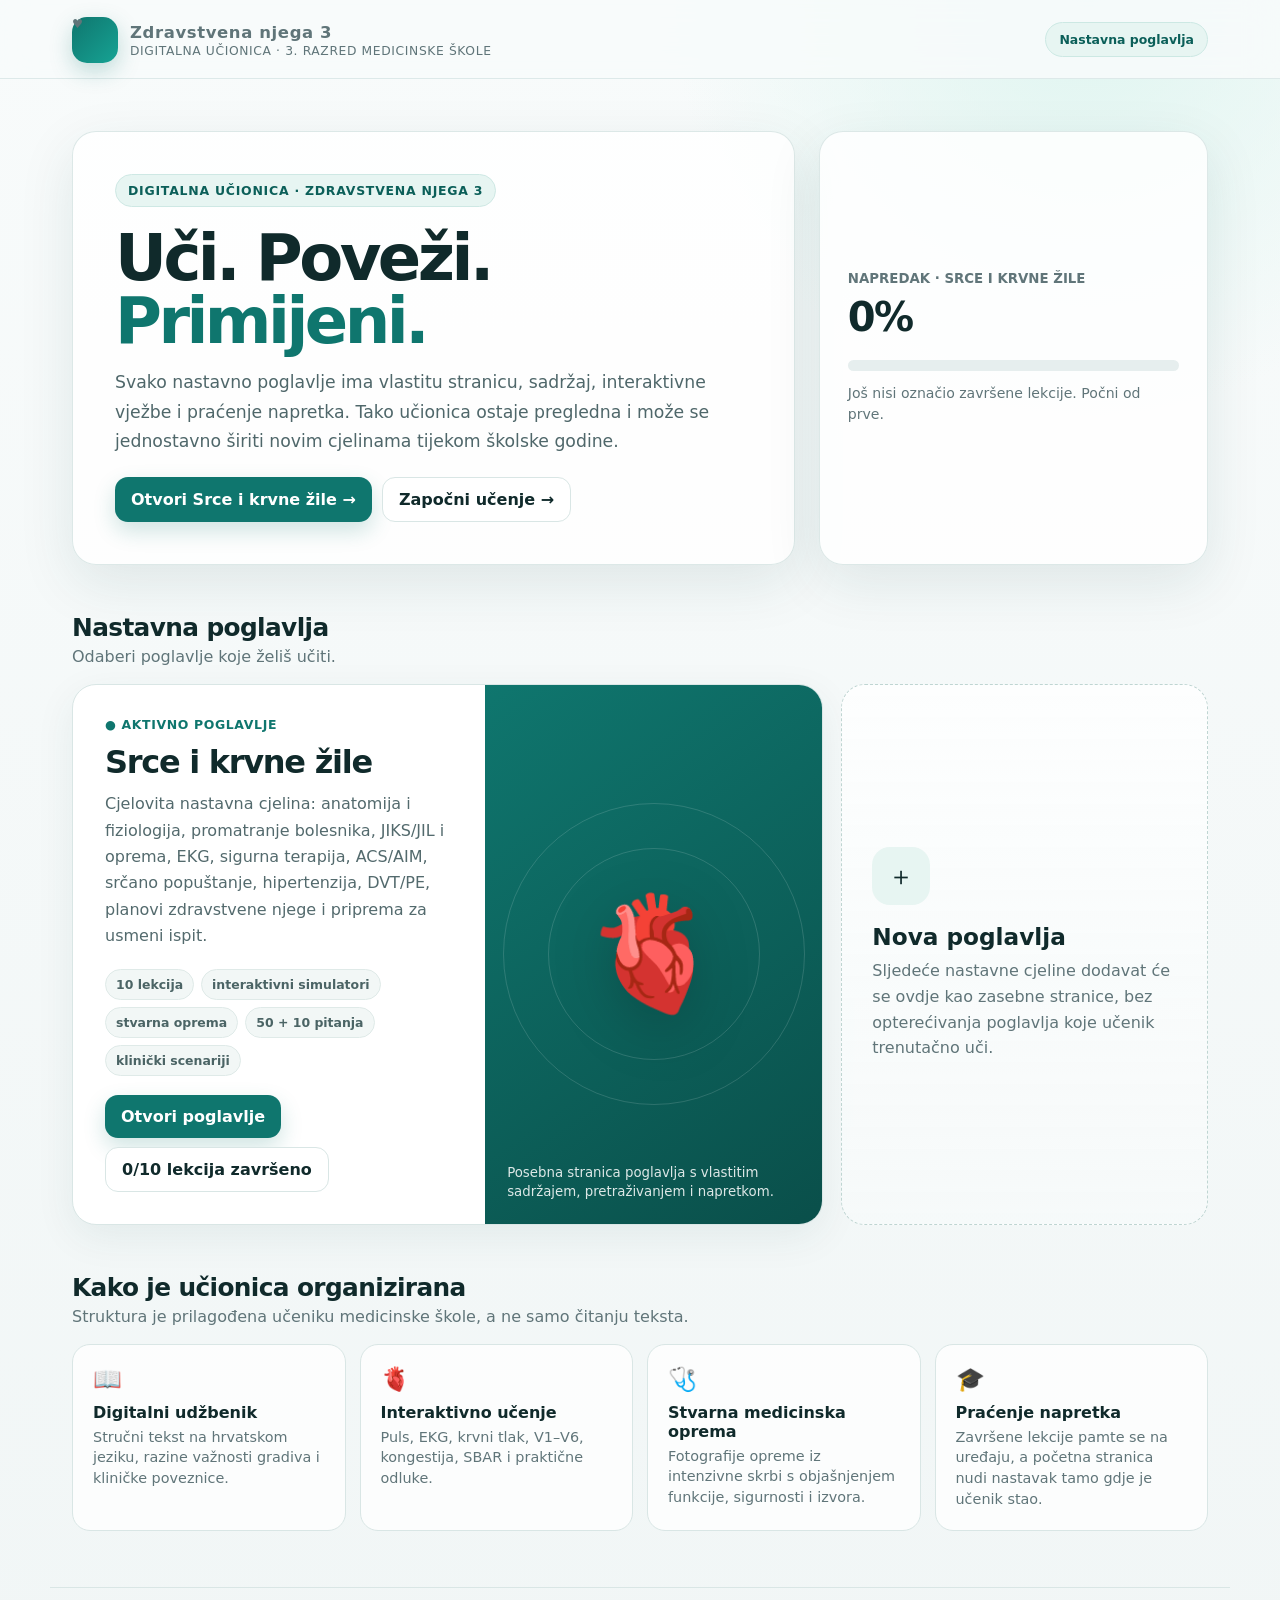
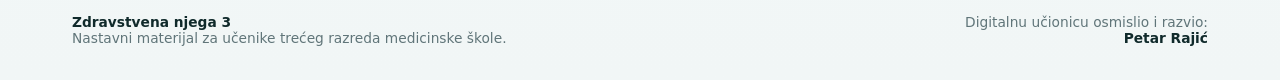
<file: index.html>
<!doctype html>
<html lang="hr">
<head>
<meta charset="utf-8">
<meta name="viewport" content="width=device-width,initial-scale=1">
<meta name="theme-color" content="#0f766e">
<meta name="description" content="Zdravstvena njega 3 – moderna digitalna učionica za učenike trećeg razreda medicinske škole. Svako nastavno poglavlje otvara se na zasebnoj stranici.">
<title>Zdravstvena njega 3 · Digitalna učionica</title>
<link rel="icon" href="assets/zn3-icon.svg" type="image/svg+xml">
<link rel="manifest" href="manifest.webmanifest">
<link rel="stylesheet" href="portal.css">
</head>
<body>
<header class="portal-top">
<div class="portal-top-inner">
<a class="portal-brand" href="index.html" aria-label="Zdravstvena njega 3 – početna">
<span class="portal-mark">♥</span>
<span><strong>Zdravstvena njega 3</strong><span>DIGITALNA UČIONICA · 3. RAZRED MEDICINSKE ŠKOLE</span></span>
</a>
<div class="portal-chip">Nastavna poglavlja</div>
</div>
</header>
<main class="portal">
<section class="portal-hero">
<div class="hero-copy">
<div class="eyebrow">DIGITALNA UČIONICA · ZDRAVSTVENA NJEGA 3</div>
<h1>Uči. Poveži.<br><span>Primijeni.</span></h1>
<p>Svako nastavno poglavlje ima vlastitu stranicu, sadržaj, interaktivne vježbe i praćenje napretka. Tako učionica ostaje pregledna i može se jednostavno širiti novim cjelinama tijekom školske godine.</p>
<div class="portal-actions">
<a class="pbtn primary" href="srce-i-krvne-zile.html">Otvori Srce i krvne žile →</a>
<a class="pbtn secondary" id="resumeCourse" href="srce-i-krvne-zile.html?lekcija=1">Započni učenje →</a>
</div>
</div>
<aside class="hero-progress" aria-label="Napredak u aktivnom poglavlju">
<small>NAPREDAK · SRCE I KRVNE ŽILE</small>
<strong id="courseProgressCount">0%</strong>
<div class="progress-track"><div class="progress-fill" id="courseProgress"></div></div>
<div class="progress-note" id="courseProgressNote">Učitavanje napretka…</div>
</aside>
</section>

<div class="section-head">
<div><h2>Nastavna poglavlja</h2><p>Odaberi poglavlje koje želiš učiti.</p></div>
</div>
<section class="chapter-grid">
<article class="chapter-card">
<div class="chapter-copy">
<div class="chapter-kicker">● AKTIVNO POGLAVLJE</div>
<h3>Srce i krvne žile</h3>
<p>Cjelovita nastavna cjelina: anatomija i fiziologija, promatranje bolesnika, JIKS/JIL i oprema, EKG, sigurna terapija, ACS/AIM, srčano popuštanje, hipertenzija, DVT/PE, planovi zdravstvene njege i priprema za usmeni ispit.</p>
<div class="chapter-tags"><span>10 lekcija</span><span>interaktivni simulatori</span><span>stvarna oprema</span><span>50 + 10 pitanja</span><span>klinički scenariji</span></div>
<div class="chapter-actions"><a class="pbtn primary" href="srce-i-krvne-zile.html">Otvori poglavlje</a><a class="pbtn secondary" id="chapterResume" href="srce-i-krvne-zile.html?lekcija=1"><span id="chapterProgressText">0/10 lekcija završeno</span></a></div>
</div>
<div class="chapter-art" aria-hidden="true"><div class="heart-glyph">🫀</div><small>Posebna stranica poglavlja s vlastitim sadržajem, pretraživanjem i napretkom.</small></div>
</article>
<aside class="future-card">
<div class="future-icon">＋</div>
<h3>Nova poglavlja</h3>
<p>Sljedeće nastavne cjeline dodavat će se ovdje kao zasebne stranice, bez opterećivanja poglavlja koje učenik trenutačno uči.</p>
</aside>
</section>

<div class="section-head">
<div><h2>Kako je učionica organizirana</h2><p>Struktura je prilagođena učeniku medicinske škole, a ne samo čitanju teksta.</p></div>
</div>
<section class="feature-grid">
<div class="feature"><div class="feature-icon2">📖</div><b>Digitalni udžbenik</b><span>Stručni tekst na hrvatskom jeziku, razine važnosti gradiva i kliničke poveznice.</span></div>
<div class="feature"><div class="feature-icon2">🫀</div><b>Interaktivno učenje</b><span>Puls, EKG, krvni tlak, V1–V6, kongestija, SBAR i praktične odluke.</span></div>
<div class="feature"><div class="feature-icon2">🩺</div><b>Stvarna medicinska oprema</b><span>Fotografije opreme iz intenzivne skrbi s objašnjenjem funkcije, sigurnosti i izvora.</span></div>
<div class="feature"><div class="feature-icon2">🎓</div><b>Praćenje napretka</b><span>Završene lekcije pamte se na uređaju, a početna stranica nudi nastavak tamo gdje je učenik stao.</span></div>
</section>
<noscript><div class="noscript">Za interaktivno praćenje napretka potrebno je omogućiti JavaScript. Poglavlja i sadržaj i dalje se mogu otvoriti.</div></noscript>
</main>
<footer class="portal-footer"><div><strong>Zdravstvena njega 3</strong><br>Nastavni materijal za učenike trećeg razreda medicinske škole.</div><div class="signature">Digitalnu učionicu osmislio i razvio:<br><strong>Petar Rajić</strong></div></footer>
<script src="portal.js"></script>
</body>
</html>
</file>
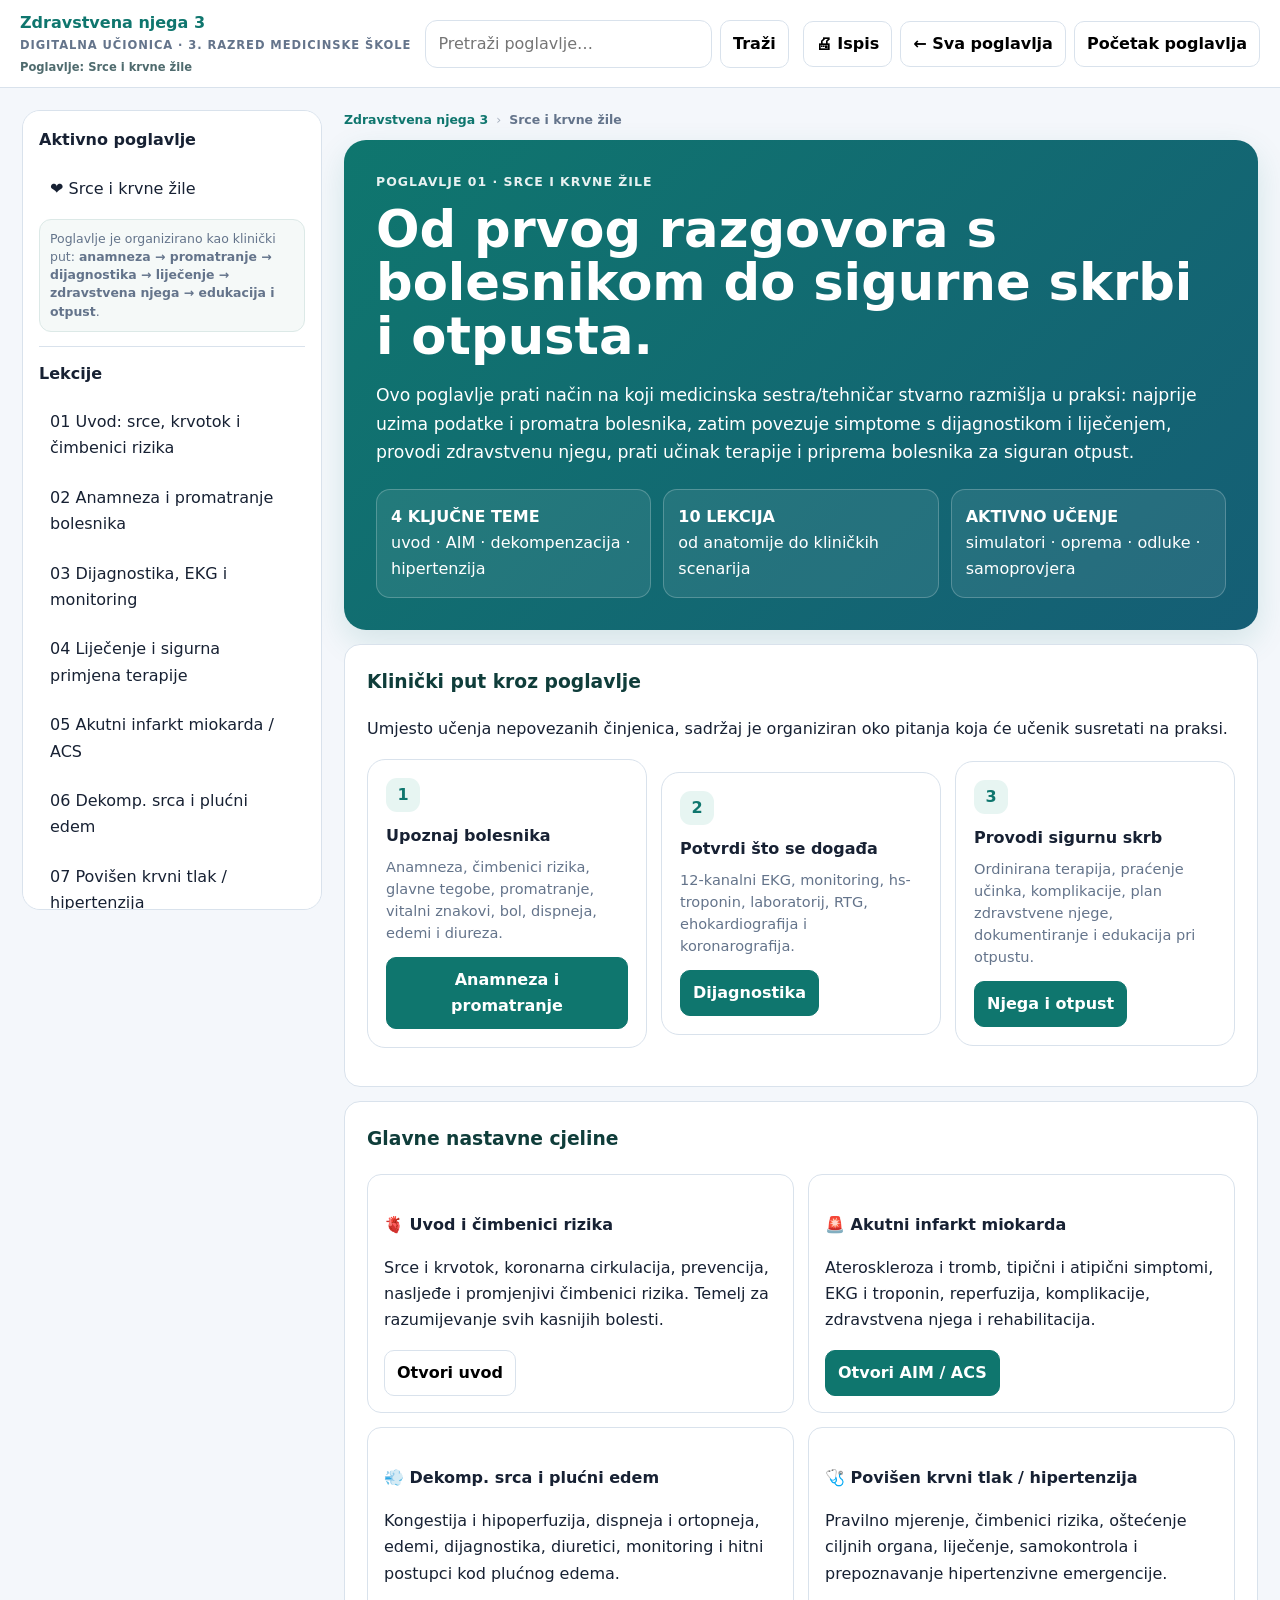
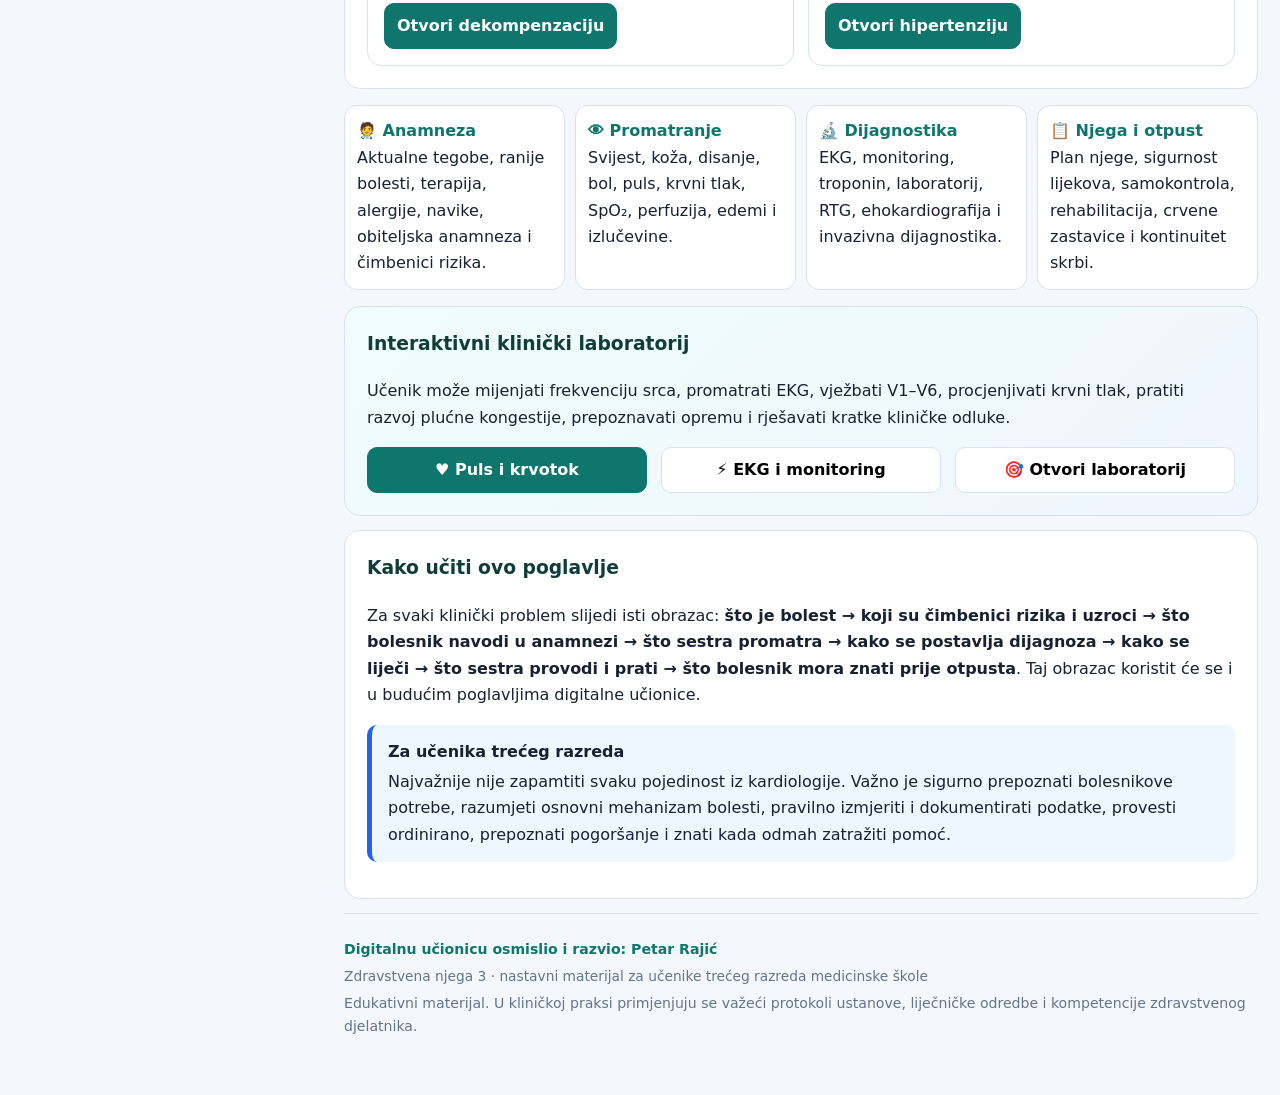
<file: srce-i-krvne-zile.html>
<!doctype html>
<html lang="hr">
<head>
<meta charset="utf-8">
<meta name="viewport" content="width=device-width,initial-scale=1">
<meta name="theme-color" content="#0f766e">
<meta name="description" content="Zdravstvena njega 3 – Srce i krvne žile. Cjelovito digitalno poglavlje za učenike trećeg razreda medicinske škole.">
<title>Srce i krvne žile · Zdravstvena njega 3</title>
<link rel="stylesheet" href="styles.css">
<link rel="stylesheet" href="enhancements.css">
<link rel="stylesheet" href="final-2026.css">
<link rel="stylesheet" href="final-fixes.css">
<link rel="stylesheet" href="module-shell.css">
</head>
<body>
<header class="topbar">
<div class="topbar-inner">
<div class="brand">Zdravstvena njega 3<small>DIGITALNA UČIONICA · 3. RAZRED MEDICINSKE ŠKOLE</small><span class="chapter-label">Poglavlje: Srce i krvne žile</span></div>
<div class="search"><input id="searchInput" placeholder="Pretraži poglavlje…" aria-label="Pretraži poglavlje Srce i krvne žile"><button class="btn" onclick="doSearch()">Traži</button></div>
<div class="top-actions"><button class="btn" onclick="window.print()">🖨 Ispis</button><button class="btn chapter-index-link" onclick="location.href='index.html'">← <span>Sva poglavlja</span></button><button class="btn" onclick="showHome()">Početak poglavlja</button></div>
</div>
</header>
<div class="layout">
<aside class="sidebar">
<h3>Aktivno poglavlje</h3>
<button class="module-btn" onclick="showHeartHome()">❤️ Srce i krvne žile</button>
<div class="chapter-only-note">Poglavlje je organizirano kao klinički put: <strong>anamneza → promatranje → dijagnostika → liječenje → zdravstvena njega → edukacija i otpust</strong>.</div>
<hr style="border:0;border-top:1px solid var(--line);margin:14px 0">
<h3>Lekcije</h3>
<button class="lesson-btn" data-lesson="1">01 Uvod: srce, krvotok i čimbenici rizika</button>
<button class="lesson-btn" data-lesson="2">02 Anamneza i promatranje bolesnika</button>
<button class="lesson-btn" data-lesson="3">03 Dijagnostika, EKG i monitoring</button>
<button class="lesson-btn" data-lesson="4">04 Liječenje i sigurna primjena terapije</button>
<button class="lesson-btn" data-lesson="5">05 Akutni infarkt miokarda / ACS</button>
<button class="lesson-btn" data-lesson="6">06 Dekomp. srca i plućni edem</button>
<button class="lesson-btn" data-lesson="7">07 Povišen krvni tlak / hipertenzija</button>
<button class="lesson-btn" data-lesson="8">08 Zdravstvena njega i edukacija pri otpustu</button>
<button class="lesson-btn" data-lesson="9">09 Interaktivni klinički laboratorij</button>
<button class="lesson-btn" data-lesson="10">10 Provjeri znanje – usmeni i scenariji</button>
<div style="margin-top:14px"><small>Napredak poglavlja</small><div class="progress"><div id="progressBar"></div></div><strong id="progressText">0 / 10</strong></div>
<hr style="border:0;border-top:1px solid var(--line);margin:14px 0">
<button class="lesson-btn" onclick="showAux('glossary')">Pojmovnik</button>
<button class="lesson-btn" onclick="showAux('sources')">Izvori, licence i napomene</button>
</aside>
<main>
<section id="home">
<div class="chapter-breadcrumb"><a href="index.html">Zdravstvena njega 3</a><span>›</span><strong>Srce i krvne žile</strong></div>
<div class="hero">
<div class="eyebrow">POGLAVLJE 01 · SRCE I KRVNE ŽILE</div>
<h1>Od prvog razgovora s bolesnikom do sigurne skrbi i otpusta.</h1>
<p>Ovo poglavlje prati način na koji medicinska sestra/tehničar stvarno razmišlja u praksi: najprije uzima podatke i promatra bolesnika, zatim povezuje simptome s dijagnostikom i liječenjem, provodi zdravstvenu njegu, prati učinak terapije i priprema bolesnika za siguran otpust.</p>
<div class="hero-grid">
<div class="hero-stat"><strong>4 KLJUČNE TEME</strong><br/>uvod · AIM · dekompenzacija · hipertenzija</div>
<div class="hero-stat"><strong>10 LEKCIJA</strong><br/>od anatomije do kliničkih scenarija</div>
<div class="hero-stat"><strong>AKTIVNO UČENJE</strong><br/>simulatori · oprema · odluke · samoprovjera</div>
</div></div>

<div class="section">
<h3>Klinički put kroz poglavlje</h3>
<p>Umjesto učenja nepovezanih činjenica, sadržaj je organiziran oko pitanja koja će učenik susretati na praksi.</p>
<div class="learning-path">
<div class="path-card"><div class="path-no">1</div><h4>Upoznaj bolesnika</h4><p>Anamneza, čimbenici rizika, glavne tegobe, promatranje, vitalni znakovi, bol, dispneja, edemi i diureza.</p><button class="btn primary" onclick="openLesson(2)">Anamneza i promatranje</button></div>
<div class="path-card"><div class="path-no">2</div><h4>Potvrdi što se događa</h4><p>12-kanalni EKG, monitoring, hs-troponin, laboratorij, RTG, ehokardiografija i koronarografija.</p><button class="btn primary" onclick="openLesson(3)">Dijagnostika</button></div>
<div class="path-card"><div class="path-no">3</div><h4>Provodi sigurnu skrb</h4><p>Ordinirana terapija, praćenje učinka, komplikacije, plan zdravstvene njege, dokumentiranje i edukacija pri otpustu.</p><button class="btn primary" onclick="openLesson(8)">Njega i otpust</button></div>
</div>
</div>

<div class="section">
<h3>Glavne nastavne cjeline</h3>
<div class="grid2">
<div class="card"><h4>🫀 Uvod i čimbenici rizika</h4><p>Srce i krvotok, koronarna cirkulacija, prevencija, nasljeđe i promjenjivi čimbenici rizika. Temelj za razumijevanje svih kasnijih bolesti.</p><button class="btn" onclick="openLesson(1)">Otvori uvod</button></div>
<div class="card"><h4>🚨 Akutni infarkt miokarda</h4><p>Ateroskleroza i tromb, tipični i atipični simptomi, EKG i troponin, reperfuzija, komplikacije, zdravstvena njega i rehabilitacija.</p><button class="btn primary" onclick="openLesson(5)">Otvori AIM / ACS</button></div>
<div class="card"><h4>💨 Dekomp. srca i plućni edem</h4><p>Kongestija i hipoperfuzija, dispneja i ortopneja, edemi, dijagnostika, diuretici, monitoring i hitni postupci kod plućnog edema.</p><button class="btn primary" onclick="openLesson(6)">Otvori dekompenzaciju</button></div>
<div class="card"><h4>🩺 Povišen krvni tlak / hipertenzija</h4><p>Pravilno mjerenje, čimbenici rizika, oštećenje ciljnih organa, liječenje, samokontrola i prepoznavanje hipertenzivne emergencije.</p><button class="btn primary" onclick="openLesson(7)">Otvori hipertenziju</button></div>
</div>
</div>

<div class="home-feature-strip"><div><strong>🧑‍⚕️ Anamneza</strong>Aktualne tegobe, ranije bolesti, terapija, alergije, navike, obiteljska anamneza i čimbenici rizika.</div><div><strong>👁 Promatranje</strong>Svijest, koža, disanje, bol, puls, krvni tlak, SpO₂, perfuzija, edemi i izlučevine.</div><div><strong>🔬 Dijagnostika</strong>EKG, monitoring, troponin, laboratorij, RTG, ehokardiografija i invazivna dijagnostika.</div><div><strong>📋 Njega i otpust</strong>Plan njege, sigurnost lijekova, samokontrola, rehabilitacija, crvene zastavice i kontinuitet skrbi.</div></div>

<div class="section home-interactive-callout">
<h3>Interaktivni klinički laboratorij</h3>
<p>Učenik može mijenjati frekvenciju srca, promatrati EKG, vježbati V1–V6, procjenjivati krvni tlak, pratiti razvoj plućne kongestije, prepoznavati opremu i rješavati kratke kliničke odluke.</p>
<div class="grid3"><button class="btn primary" onclick="openLesson(1)">♥ Puls i krvotok</button><button class="btn" onclick="openLesson(3)">⚡ EKG i monitoring</button><button class="btn" onclick="openLesson(9)">🎯 Otvori laboratorij</button></div>
</div>

<div class="section">
<h3>Kako učiti ovo poglavlje</h3>
<p>Za svaki klinički problem slijedi isti obrazac: <strong>što je bolest → koji su čimbenici rizika i uzroci → što bolesnik navodi u anamnezi → što sestra promatra → kako se postavlja dijagnoza → kako se liječi → što sestra provodi i prati → što bolesnik mora znati prije otpusta</strong>. Taj obrazac koristit će se i u budućim poglavljima digitalne učionice.</p>
<div class="callout info"><strong>Za učenika trećeg razreda</strong>Najvažnije nije zapamtiti svaku pojedinost iz kardiologije. Važno je sigurno prepoznati bolesnikove potrebe, razumjeti osnovni mehanizam bolesti, pravilno izmjeriti i dokumentirati podatke, provesti ordinirano, prepoznati pogoršanje i znati kada odmah zatražiti pomoć.</div>
</div>
</section>
<div id="content"></div>
<div class="footer"><p class="author-signature">Digitalnu učionicu osmislio i razvio: Petar Rajić</p><p class="author-sub">Zdravstvena njega 3 · nastavni materijal za učenike trećeg razreda medicinske škole</p><p class="screen-only">Edukativni materijal. U kliničkoj praksi primjenjuju se važeći protokoli ustanove, liječničke odredbe i kompetencije zdravstvenog djelatnika.</p></div>
</main></div>
<script src="data/exam-2026.js"></script>
<script src="data/enhancements.js"></script>
<script src="app.js"></script>
<script src="enhance-app.js"></script>
<script src="final-content.js"></script>
<script src="final-skills.js"></script>
<script src="final-fixes.js"></script>
<script src="final-ge.js"></script>
</body></html>
</file>
<file: portal.css>
:root{--bg:#f3f7f8;--surface:#fff;--ink:#102a2b;--muted:#607579;--brand:#0f766e;--brand2:#0b5f59;--soft:#e7f5f2;--line:#d9e6e5;--shadow:0 18px 55px rgba(18,66,65,.10);--radius:24px}*{box-sizing:border-box}html{scroll-behavior:smooth}body{margin:0;font-family:Inter,ui-sans-serif,system-ui,-apple-system,BlinkMacSystemFont,"Segoe UI",sans-serif;color:var(--ink);background:radial-gradient(circle at 85% 0,#dff5f0 0,transparent 26rem),linear-gradient(180deg,#f8fbfb 0,#f1f6f6 100%);min-height:100vh}a{color:inherit}.portal-top{position:sticky;top:0;z-index:20;background:rgba(248,251,251,.88);backdrop-filter:blur(16px);border-bottom:1px solid rgba(217,230,229,.85)}.portal-top-inner{max-width:1180px;margin:auto;padding:15px 22px;display:flex;justify-content:space-between;gap:18px;align-items:center}.portal-brand{display:flex;gap:12px;align-items:center;text-decoration:none}.portal-mark{display:grid;place-items:center;width:46px;height:46px;border-radius:15px;background:linear-gradient(135deg,var(--brand),#16a394);color:#fff;font-size:1.35rem;box-shadow:0 8px 22px rgba(15,118,110,.25)}.portal-brand strong{display:block;font-size:1.03rem}.portal-brand span{display:block;font-size:.77rem;color:var(--muted);letter-spacing:.05em;margin-top:2px}.portal-chip{font-size:.78rem;font-weight:800;color:var(--brand2);background:var(--soft);padding:9px 13px;border-radius:999px;border:1px solid #cce8e3}.portal{max-width:1180px;margin:auto;padding:52px 22px 38px}.portal-hero{display:grid;grid-template-columns:minmax(0,1.3fr) minmax(280px,.7fr);gap:24px;align-items:stretch}.hero-copy,.hero-progress{background:rgba(255,255,255,.82);border:1px solid rgba(217,230,229,.9);box-shadow:var(--shadow);border-radius:var(--radius)}.hero-copy{padding:42px}.eyebrow{display:inline-flex;align-items:center;gap:8px;color:var(--brand2);background:var(--soft);border:1px solid #cee8e4;border-radius:999px;padding:8px 12px;font-size:.78rem;font-weight:900;letter-spacing:.06em}.hero-copy h1{font-size:clamp(2.3rem,5vw,4.5rem);line-height:.98;letter-spacing:-.055em;margin:20px 0 16px}.hero-copy h1 span{color:var(--brand)}.hero-copy p{font-size:1.08rem;line-height:1.7;color:#4f676a;max-width:720px;margin:0}.hero-progress{padding:28px;display:flex;flex-direction:column;justify-content:center}.hero-progress small{color:var(--muted);font-weight:700}.hero-progress strong{font-size:2.5rem;margin:8px 0 4px;letter-spacing:-.04em}.progress-track{height:11px;background:#e6eeee;border-radius:99px;overflow:hidden;margin:16px 0 12px}.progress-fill{height:100%;width:0;background:linear-gradient(90deg,var(--brand),#2ab7a5);border-radius:inherit;transition:width .5s ease}.progress-note{font-size:.88rem;color:var(--muted);line-height:1.5}.portal-actions{display:flex;flex-wrap:wrap;gap:10px;margin-top:20px}.pbtn{display:inline-flex;align-items:center;justify-content:center;gap:8px;text-decoration:none;border:0;border-radius:13px;padding:12px 16px;font-weight:850;cursor:pointer;transition:.18s transform,.18s box-shadow}.pbtn:hover{transform:translateY(-1px)}.pbtn.primary{background:var(--brand);color:white;box-shadow:0 9px 22px rgba(15,118,110,.2)}.pbtn.secondary{background:#fff;border:1px solid var(--line);color:var(--ink)}.section-head{margin:48px 0 18px;display:flex;justify-content:space-between;align-items:end;gap:20px}.section-head h2{font-size:1.55rem;margin:0;letter-spacing:-.025em}.section-head p{margin:5px 0 0;color:var(--muted)}.chapter-grid{display:grid;grid-template-columns:repeat(12,1fr);gap:18px}.chapter-card{grid-column:span 8;background:var(--surface);border:1px solid var(--line);border-radius:var(--radius);overflow:hidden;box-shadow:0 12px 40px rgba(18,66,65,.07);display:grid;grid-template-columns:1.1fr .9fr;min-height:360px}.chapter-copy{padding:32px;display:flex;flex-direction:column}.chapter-kicker{display:flex;align-items:center;gap:8px;color:var(--brand);font-weight:900;font-size:.78rem;letter-spacing:.05em}.chapter-copy h3{font-size:2rem;line-height:1.05;letter-spacing:-.04em;margin:14px 0 12px}.chapter-copy p{color:#536a6d;line-height:1.65;margin:0}.chapter-tags{display:flex;flex-wrap:wrap;gap:7px;margin:19px 0}.chapter-tags span{background:#f2f7f6;border:1px solid #dfeae8;border-radius:999px;padding:7px 10px;font-size:.78rem;font-weight:720;color:#4b6465}.chapter-actions{margin-top:auto;display:flex;flex-wrap:wrap;gap:9px}.chapter-art{position:relative;overflow:hidden;background:linear-gradient(145deg,#0f766e,#0a4f4a);display:grid;place-items:center;padding:24px}.chapter-art:before,.chapter-art:after{content:"";position:absolute;border:1px solid rgba(255,255,255,.14);border-radius:50%}.chapter-art:before{width:300px;height:300px}.chapter-art:after{width:210px;height:210px}.heart-glyph{font-size:7rem;filter:drop-shadow(0 16px 28px rgba(0,0,0,.18));z-index:2}.chapter-art small{position:absolute;bottom:22px;left:22px;right:22px;color:rgba(255,255,255,.86);line-height:1.45;z-index:2}.future-card{grid-column:span 4;background:linear-gradient(180deg,rgba(255,255,255,.78),rgba(246,250,250,.88));border:1px dashed #bfd5d2;border-radius:var(--radius);padding:30px;display:flex;flex-direction:column;justify-content:center;min-height:360px}.future-icon{width:58px;height:58px;border-radius:18px;background:var(--soft);display:grid;place-items:center;font-size:1.65rem}.future-card h3{font-size:1.45rem;margin:18px 0 8px}.future-card p{color:var(--muted);line-height:1.6;margin:0}.feature-grid{display:grid;grid-template-columns:repeat(4,1fr);gap:14px}.feature{background:rgba(255,255,255,.82);border:1px solid var(--line);border-radius:18px;padding:20px}.feature b{display:block;margin:10px 0 5px}.feature span{font-size:.9rem;color:var(--muted);line-height:1.45}.feature-icon2{font-size:1.45rem}.portal-footer{max-width:1180px;margin:18px auto 0;padding:26px 22px 34px;border-top:1px solid var(--line);display:flex;justify-content:space-between;align-items:center;gap:20px;color:var(--muted);font-size:.86rem}.portal-footer strong{color:var(--ink)}.portal-footer .signature{text-align:right}.noscript{margin:16px 0;background:#fff3cd;border:1px solid #ffe08a;padding:12px;border-radius:12px}@media(max-width:900px){.portal-hero{grid-template-columns:1fr}.chapter-card{grid-column:1/-1}.future-card{grid-column:1/-1;min-height:auto}.feature-grid{grid-template-columns:repeat(2,1fr)}}@media(max-width:640px){.portal-top-inner{padding:12px 15px}.portal-chip{display:none}.portal{padding:28px 14px 24px}.hero-copy{padding:26px 20px}.hero-progress{padding:22px}.hero-copy h1{font-size:2.55rem}.chapter-card{grid-template-columns:1fr}.chapter-art{min-height:220px;order:-1}.chapter-copy{padding:23px 20px}.chapter-copy h3{font-size:1.65rem}.feature-grid{grid-template-columns:1fr}.section-head{margin-top:34px}.portal-footer{margin:0 14px;padding:24px 0;display:block}.portal-footer .signature{text-align:left;margin-top:9px}.pbtn{width:100%}}@media(prefers-reduced-motion:reduce){*{scroll-behavior:auto!important;transition:none!important}}
</file>
<file: styles.css>
:root{
  --bg:#f4f7fb; --card:#ffffff; --ink:#172133; --muted:#64748b;
  --brand:#0f766e; --brand2:#0b5f59; --accent:#b91c1c; --line:#d9e2ec;
  --soft:#eaf6f4; --warn:#fff7ed; --danger:#fff1f2; --info:#eef6ff;
}
*{box-sizing:border-box}
html{scroll-behavior:smooth}
body{margin:0;font-family:Inter,ui-sans-serif,system-ui,-apple-system,"Segoe UI",Roboto,Arial,sans-serif;background:var(--bg);color:var(--ink);line-height:1.65}
a{color:var(--brand)}
button,input{font:inherit}
.topbar{position:sticky;top:0;z-index:50;background:rgba(255,255,255,.96);border-bottom:1px solid var(--line);backdrop-filter:blur(8px)}
.topbar-inner{max-width:1440px;margin:auto;padding:10px 20px;display:flex;align-items:center;gap:14px}
.brand{font-weight:800;color:var(--brand);white-space:nowrap}
.brand small{display:block;color:var(--muted);font-weight:600;font-size:.72rem}
.search{flex:1;display:flex;gap:8px}
.search input{width:100%;border:1px solid var(--line);border-radius:12px;padding:10px 12px;background:#fff}
.top-actions{display:flex;gap:8px;align-items:center}
.btn{border:1px solid var(--line);background:#fff;border-radius:10px;padding:9px 12px;cursor:pointer;font-weight:700}
.btn.primary{background:var(--brand);color:#fff;border-color:var(--brand)}
.btn:hover{filter:brightness(.98)}
.mobile-nav-toggle,.mobile-nav-close{display:none}
.nav-backdrop{display:none}
.layout{max-width:1440px;margin:auto;display:grid;grid-template-columns:300px minmax(0,1fr);gap:22px;padding:22px}
.sidebar{position:sticky;top:78px;height:calc(100vh - 100px);overflow:auto;background:#fff;border:1px solid var(--line);border-radius:18px;padding:16px}
.sidebar h3{margin:0 0 12px;font-size:1rem}
.module-btn,.lesson-btn{display:block;width:100%;text-align:left;border:0;background:transparent;border-radius:10px;padding:10px 11px;margin:3px 0;cursor:pointer;color:var(--ink)}
.module-btn:hover,.lesson-btn:hover,.lesson-btn.active{background:var(--soft);color:var(--brand)}
.module-btn.disabled{color:#94a3b8;cursor:not-allowed}
.progress{height:9px;background:#e2e8f0;border-radius:99px;overflow:hidden;margin:8px 0 4px}
.progress > div{height:100%;background:var(--brand);width:0}
main{min-width:0}
.hero{background:linear-gradient(135deg,#0f766e,#155e75);color:#fff;border-radius:22px;padding:32px;box-shadow:0 12px 32px rgba(15,118,110,.14)}
.hero .eyebrow{font-weight:800;letter-spacing:.08em;text-transform:uppercase;font-size:.78rem;opacity:.9}
.hero h1{font-size:clamp(2rem,4vw,4rem);line-height:1.05;margin:10px 0}
.hero p{max-width:900px;font-size:1.08rem}
.hero-grid{display:grid;grid-template-columns:repeat(3,1fr);gap:12px;margin-top:22px}
.hero-stat{padding:14px;border:1px solid rgba(255,255,255,.22);border-radius:14px;background:rgba(255,255,255,.08)}
.modules{display:grid;grid-template-columns:repeat(3,minmax(0,1fr));gap:16px;margin:22px 0}
.module-card{background:var(--card);border:1px solid var(--line);border-radius:18px;padding:20px;box-shadow:0 4px 14px rgba(15,23,42,.04)}
.module-card.active{border-color:#80cbc4}
.module-card h3{margin:4px 0 8px}
.pill{display:inline-block;border-radius:99px;padding:4px 8px;font-size:.76rem;font-weight:800;background:var(--soft);color:var(--brand)}
.pill.soon{background:#f1f5f9;color:#64748b}
.lesson{display:none}
.lesson.active{display:block}
.lesson-header{background:#fff;border:1px solid var(--line);border-radius:18px;padding:24px;margin-bottom:16px}
.lesson-header .kicker{font-weight:800;color:var(--brand);text-transform:uppercase;letter-spacing:.06em;font-size:.76rem}
.lesson-header h2{margin:6px 0 8px;font-size:2rem}
.outcomes{display:grid;grid-template-columns:repeat(2,minmax(0,1fr));gap:8px;margin-top:14px}
.outcome{background:#f8fafc;padding:10px 12px;border-radius:10px;border:1px solid var(--line)}
.section{background:#fff;border:1px solid var(--line);border-radius:16px;padding:22px;margin:14px 0}
.section h3{margin-top:0;color:#0f3d3a}
.section h4{margin-bottom:4px}
.grid2{display:grid;grid-template-columns:repeat(2,minmax(0,1fr));gap:14px}
.grid3{display:grid;grid-template-columns:repeat(3,minmax(0,1fr));gap:14px}
.card{border:1px solid var(--line);border-radius:14px;padding:16px;background:#fff}
.callout{border-left:5px solid var(--brand);background:var(--soft);border-radius:10px;padding:14px 16px;margin:14px 0}
.callout.warn{border-color:#ea580c;background:var(--warn)}
.callout.danger{border-color:var(--accent);background:var(--danger)}
.callout.info{border-color:#2563eb;background:var(--info)}
.callout strong{display:block;margin-bottom:4px}
table{width:100%;border-collapse:collapse;margin:12px 0;font-size:.95rem}
th,td{border:1px solid var(--line);padding:10px;vertical-align:top}
th{background:#f8fafc;text-align:left}
details{border:1px solid var(--line);border-radius:12px;padding:10px 13px;background:#fff;margin:8px 0}
summary{cursor:pointer;font-weight:800;color:#0f4d48}
.term{border-bottom:1px dotted var(--brand);cursor:help}
.heart-wrap{display:grid;grid-template-columns:minmax(280px,520px) 1fr;gap:20px;align-items:center}
.heart-svg{width:100%;height:auto;background:#fbfdff;border:1px solid var(--line);border-radius:18px}
.flow{display:flex;flex-wrap:wrap;gap:8px;align-items:center}
.flow span{background:#fff;border:1px solid var(--line);padding:8px 10px;border-radius:10px}
.flow .pulse{animation:pulse 1.25s infinite;background:#dff7f2}
@keyframes pulse{50%{transform:scale(1.05);box-shadow:0 0 0 6px rgba(15,118,110,.08)}}
.sim{border:1px solid var(--line);border-radius:16px;padding:18px;background:#fbfdff}
.sim-stage{min-height:170px;border-radius:12px;border:1px dashed #94a3b8;padding:18px;display:flex;align-items:center;justify-content:center;text-align:center;background:#fff}
.stepper{display:flex;gap:8px;flex-wrap:wrap;margin-top:12px}
.stepper button{border:1px solid var(--line);background:#fff;border-radius:9px;padding:8px 10px;cursor:pointer}
.stepper button.active{background:var(--brand);color:#fff}
.question-card{border:1px solid var(--line);border-radius:14px;background:#fff;padding:15px;margin:10px 0}
.answer{display:none;margin-top:10px;background:#f8fafc;border-radius:10px;padding:12px}
.answer.show{display:block}
.scenario{border:1px solid #fdba74;background:#fffaf5;border-radius:14px;padding:16px;margin:12px 0}
.plan-table td:first-child{font-weight:800;width:18%}
.glossary{display:grid;grid-template-columns:repeat(2,minmax(0,1fr));gap:10px}
.glossary div{background:#fff;border:1px solid var(--line);border-radius:10px;padding:10px}
.nav-bottom{display:flex;justify-content:space-between;gap:12px;margin:18px 0 36px}
.done-row{display:flex;align-items:center;gap:10px;margin-top:16px}
.done-row input{width:20px;height:20px}
.footer{padding:30px 0;color:var(--muted);font-size:.88rem}
mark{background:#fef08a}

@media(max-width:980px){
 .layout{display:block;padding:14px}
 .modules,.grid3,.hero-grid{grid-template-columns:1fr}
 .grid2,.outcomes,.glossary,.heart-wrap{grid-template-columns:1fr}
 .mobile-nav-toggle{display:inline-flex;align-items:center;gap:6px}
 .sidebar{position:fixed;z-index:120;left:0;top:0;width:min(88vw,380px);height:100dvh;border-radius:0 18px 18px 0;padding:18px 16px 28px;transform:translateX(-105%);transition:transform .22s ease;box-shadow:14px 0 42px rgba(15,23,42,.22)}
 .sidebar.open{transform:translateX(0)}
 .mobile-nav-close{display:flex;width:100%;justify-content:space-between;align-items:center;margin-bottom:14px;background:var(--soft);color:var(--brand);border:0;border-radius:12px;padding:10px 12px;font-weight:800}
 .nav-backdrop{position:fixed;inset:0;background:rgba(15,23,42,.42);z-index:110}
 .nav-backdrop.show{display:block}
}

@media(max-width:720px){
 body{font-size:16px;line-height:1.55}
 .topbar-inner{padding:9px 12px;display:grid;grid-template-columns:minmax(0,1fr) auto;gap:8px 10px}
 .brand{font-size:1rem;line-height:1.2;overflow:hidden;text-overflow:ellipsis}
 .brand small{font-size:.66rem;margin-top:3px}
 .top-actions{grid-column:2;grid-row:1;gap:6px}
 .top-actions .btn{padding:8px 10px;font-size:.88rem}
 .top-actions .btn:first-child{display:none}
 .search{grid-column:1/-1;grid-row:2;display:grid;grid-template-columns:minmax(0,1fr) auto;gap:7px}
 .search input{padding:9px 10px;border-radius:10px;min-width:0}
 .search .btn{padding:8px 11px}
 .layout{padding:10px}
 main{width:100%}
 .hero{border-radius:16px;padding:22px 18px}
 .hero h1{font-size:2rem}
 .hero p{font-size:1rem}
 .hero-grid{gap:8px;margin-top:16px}
 .hero-stat{padding:10px 12px}
 .modules{gap:10px;margin:14px 0}
 .module-card{border-radius:14px;padding:16px}
 .lesson-header{padding:17px;border-radius:14px}
 .lesson-header h2{font-size:1.55rem;line-height:1.2}
 .section{padding:17px;border-radius:14px;margin:10px 0}
 .section h3{font-size:1.25rem;line-height:1.25}
 .section h4{font-size:1.05rem}
 .card{padding:14px}
 .callout{padding:13px 14px}
 .sim{padding:13px}
 .sim-stage{min-height:135px;padding:14px}
 .question-card,.scenario{padding:13px}
 .nav-bottom{position:sticky;bottom:8px;z-index:20;background:rgba(244,247,251,.94);padding:8px;border-radius:12px;backdrop-filter:blur(8px);margin-bottom:16px}
 .nav-bottom .btn{flex:1}
 .footer{padding:20px 6px;font-size:.82rem}
 .flow{align-items:stretch}
 .flow span{flex:1 1 42%;text-align:center}
 .heart-svg{border-radius:12px}
 table{font-size:.9rem}
 #teacherPrep table,#teacherPrep tbody,#teacherPrep tr,#teacherPrep th,#teacherPrep td{display:block;width:100%}
 #teacherPrep table{border:0;margin-top:10px}
 #teacherPrep tr{margin:0 0 12px;border:1px solid var(--line);border-radius:12px;overflow:hidden;background:#fff}
 #teacherPrep th{border:0;border-bottom:1px solid var(--line);padding:10px 12px;background:var(--soft);color:var(--brand);font-size:.9rem}
 #teacherPrep td{border:0;padding:12px;font-size:.96rem}
 .plan-table{display:block;overflow-x:auto;-webkit-overflow-scrolling:touch}
 .plan-table td:first-child{min-width:150px;width:auto}
 .plan-table td:last-child{min-width:330px}
 .section > table:not(.plan-table){display:block;overflow-x:auto;-webkit-overflow-scrolling:touch}
 .section > table:not(.plan-table) th{min-width:135px}
 .section > table:not(.plan-table) td{min-width:220px}
}

@media print{
 .topbar,.sidebar,.nav-bottom,.done-row,.top-actions,.search,.modules-home,.footer .screen-only,.mobile-nav-toggle,.nav-backdrop{display:none!important}
 body{background:#fff}
 .layout{display:block;max-width:none;padding:0}
 .section,.lesson-header{border:0;box-shadow:none;break-inside:avoid}
 details{break-inside:avoid}
 details > *{display:block!important}
 .hero{background:#fff!important;color:#000;padding:0;border:0}
 a{color:#000;text-decoration:none}
 #teacherPrep table,#teacherPrep tbody,#teacherPrep tr,#teacherPrep th,#teacherPrep td{display:table-cell}
}
</file>
<file: enhancements.css>
.media-section{overflow:hidden}.media-grid{display:grid;grid-template-columns:minmax(0,1.15fr) minmax(300px,.85fr);gap:18px;align-items:start}.media-figure{margin:0;border:1px solid var(--line);border-radius:16px;overflow:hidden;background:#fbfdff}.media-figure img{display:block;width:100%;height:auto}.media-figure figcaption{padding:10px 12px;color:var(--muted);font-size:.88rem;background:#fff;border-top:1px solid var(--line)}.media-figure.wide{max-width:1100px;margin-left:auto;margin-right:auto}.video-card{border:1px solid var(--line);border-radius:16px;background:#fff;overflow:hidden}.video-card>p,.video-card>strong,.video-card>span{display:block;padding:0 14px}.video-card>strong{padding-top:12px}.video-card>span{padding-bottom:12px;color:var(--muted);font-size:.88rem}.video-frame{position:relative;padding-top:56.25%;background:#0f172a}.video-frame iframe{position:absolute;inset:0;width:100%;height:100%;border:0}.video-library{display:grid;grid-template-columns:repeat(2,minmax(0,1fr));gap:16px}.equipment-grid{display:grid;grid-template-columns:repeat(3,minmax(0,1fr));gap:12px;margin:14px 0}.equipment-card{padding:15px;border:1px solid var(--line);border-radius:14px;background:linear-gradient(180deg,#fff,#f8fafc)}.equipment-card strong{display:block;color:var(--brand);font-size:1.02rem;margin-bottom:5px}.equipment-card p{margin:0;color:#334155}.monitor-demo{display:grid;grid-template-columns:minmax(0,1.25fr) minmax(250px,.75fr);gap:15px;align-items:center;margin:18px 0;padding:16px;border:1px solid var(--line);border-radius:16px;background:#f8fafc}.monitor-screen,.mini-monitor{background:#07111f;border-radius:12px;padding:12px;box-shadow:inset 0 0 0 2px #334155}.monitor-labels,.mini-monitor>div{color:#86efac;font:700 .9rem ui-monospace,Consolas,monospace;margin-bottom:4px}.monitor-screen svg,.mini-monitor svg{width:100%;height:95px}.ecg-trace{fill:none;stroke:#22c55e;stroke-width:3;stroke-linejoin:round;stroke-linecap:round;stroke-dasharray:850;stroke-dashoffset:850;animation:ecgRun 3.4s linear infinite}@keyframes ecgRun{0%{stroke-dashoffset:850}75%,100%{stroke-dashoffset:0}}.learning-path{display:flex;flex-wrap:wrap;align-items:center;gap:8px;margin:16px 0}.learning-path span{padding:9px 11px;border:1px solid #99d5ce;background:#f0fdfa;color:#115e59;border-radius:11px;font-weight:700}.learning-path b{color:#64748b}.timeline{display:grid;gap:9px;margin:14px 0}.timeline>div{display:grid;grid-template-columns:120px 1fr;gap:14px;align-items:start;border-left:4px solid var(--brand);background:#f8fafc;padding:11px 13px;border-radius:0 12px 12px 0}.timeline strong{color:var(--brand)}.timeline span{color:#334155}.alveoli-demo{display:grid;grid-template-columns:190px 1fr;gap:22px;align-items:center;padding:18px;border:1px solid var(--line);border-radius:16px;background:#fbfdff;margin:16px 0}.alveolus{position:relative;width:170px;height:140px;margin:auto}.alveolus span{position:absolute;width:82px;height:82px;border:4px solid #0284c7;border-radius:50%;background:radial-gradient(circle at 50% 90%,rgba(59,130,246,.8) 0 18%,rgba(224,242,254,.9) 19% 100%);animation:fluidRise 3s ease-in-out infinite}.alveolus span:nth-child(1){left:4px;top:18px}.alveolus span:nth-child(2){right:4px;top:18px;animation-delay:.45s}.alveolus span:nth-child(3){left:45px;bottom:2px;animation-delay:.9s}@keyframes fluidRise{0%,100%{transform:scale(1)}50%{transform:scale(1.05);box-shadow:0 0 0 7px rgba(14,165,233,.08)}}.checklist-grid{display:grid;grid-template-columns:repeat(2,minmax(0,1fr));gap:8px;margin:14px 0}.checklist-grid label{display:flex;gap:8px;align-items:center;border:1px solid var(--line);border-radius:10px;padding:9px 11px;background:#fff}.checklist-grid input{width:18px;height:18px}.discharge-grid{display:grid;grid-template-columns:repeat(3,minmax(0,1fr));gap:12px}.discharge-grid>div{border:1px solid var(--line);border-radius:14px;padding:14px;background:#fff}.discharge-grid strong{color:var(--brand)}.discharge-grid p{margin-bottom:0}.random-question{margin-top:14px;border:1px dashed #0f766e;background:#f0fdfa;border-radius:14px;padding:15px;min-height:58px}.lesson-map{margin:0 0 16px;border:1px solid #99d5ce;background:#f0fdfa}.lesson-map summary{color:#0f766e}.lesson-map-links{display:flex;flex-wrap:wrap;gap:7px;padding-top:8px}.lesson-map-links a{text-decoration:none;background:#fff;border:1px solid #b7ddd8;border-radius:999px;padding:5px 9px;font-size:.84rem}.lesson-meta{display:flex;gap:8px;flex-wrap:wrap;margin:10px 0 0}.lesson-meta span{font-size:.8rem;font-weight:700;color:#475569;background:#f1f5f9;border-radius:999px;padding:5px 9px}.reading-progress{position:fixed;left:0;top:0;z-index:250;height:4px;width:0;background:#0f766e;box-shadow:0 1px 3px rgba(15,118,110,.35);transition:width .08s linear}.back-top{position:fixed;right:18px;bottom:22px;z-index:80;width:44px;height:44px;border-radius:50%;border:1px solid var(--line);background:#fff;color:var(--brand);font-weight:900;box-shadow:0 7px 22px rgba(15,23,42,.14);display:none;cursor:pointer}.back-top.show{display:block}.phase-badge{display:inline-flex;align-items:center;gap:5px;background:#ecfdf5;color:#047857;border:1px solid #a7f3d0;border-radius:999px;padding:4px 9px;font-weight:800;font-size:.78rem}.source-note{font-size:.83rem;color:var(--muted);margin-top:8px}.home-feature-strip{display:grid;grid-template-columns:repeat(4,minmax(0,1fr));gap:10px;margin:16px 0}.home-feature-strip>div{border:1px solid var(--line);border-radius:13px;background:#fff;padding:12px}.home-feature-strip strong{display:block;color:var(--brand)}

/* Zdravstvena njega 3 – stvarna oprema i interaktivni laboratorij */
.real-equipment-gallery{display:grid;grid-template-columns:repeat(3,minmax(0,1fr));gap:15px;margin:18px 0 22px}.real-equipment-card{margin:0;border:1px solid var(--line);border-radius:16px;overflow:hidden;background:#fff;box-shadow:0 5px 18px rgba(15,23,42,.055);display:flex;flex-direction:column}.photo-button{display:block;width:100%;height:230px;border:0;padding:0;background:#eef2f7;cursor:zoom-in;overflow:hidden}.real-equipment-card img{width:100%;height:100%;display:block;object-fit:contain;background:#f8fafc;transition:transform .22s ease}.photo-button:hover img{transform:scale(1.035)}.real-equipment-card figcaption{padding:13px 14px 15px;display:flex;flex-direction:column;gap:6px;flex:1}.real-equipment-card figcaption strong{color:#0f4d48;font-size:1rem;line-height:1.25}.real-equipment-card figcaption p{margin:0;font-size:.91rem;color:#475569}.real-equipment-card figcaption a{font-size:.82rem;font-weight:700;text-decoration:none}.source-chip{display:inline-flex;align-self:flex-start;border-radius:999px;background:#f1f5f9;color:#64748b;padding:4px 8px;font-size:.72rem;line-height:1.25}.real-equipment-card.image-error .photo-button{min-height:150px;display:flex;align-items:center;justify-content:center}.real-equipment-card.image-error .photo-button:after{content:'Fotografiju nije moguće učitati. Otvori izvor ispod.';padding:20px;color:#64748b}.real-equipment-card.image-error img{display:none}.manufacturer-links{display:grid;grid-template-columns:repeat(4,minmax(0,1fr));gap:10px;margin:14px 0 22px}.manufacturer-links a,.resource-card{display:flex;flex-direction:column;gap:3px;border:1px solid var(--line);border-radius:13px;padding:12px 13px;background:#fff;text-decoration:none;transition:transform .16s ease,box-shadow .16s ease,border-color .16s ease}.manufacturer-links a:hover,.resource-card:hover{transform:translateY(-2px);border-color:#99d5ce;box-shadow:0 7px 18px rgba(15,118,110,.08)}.manufacturer-links strong,.resource-card strong{color:var(--brand)}.manufacturer-links span,.resource-card span{color:#64748b;font-size:.86rem}.resource-row{display:grid;grid-template-columns:repeat(2,minmax(0,1fr));gap:10px;margin:14px 0}.resource-row.resource-grid{grid-template-columns:repeat(4,minmax(0,1fr))}.interactive-lab{border:1px solid #99d5ce;border-radius:17px;background:linear-gradient(145deg,#f0fdfa,#fff);padding:17px}.interactive-lab h4{margin:8px 0 6px;color:#0f4d48}.sim-range{width:100%;accent-color:var(--brand);margin:13px 0}.heart-simulator{display:flex;align-items:center;gap:20px;margin:12px 0;padding:14px;border-radius:14px;background:#fff;border:1px solid var(--line)}.heart-icon{--beat-sec:.83s;font-size:78px;line-height:1;color:#be123c;filter:drop-shadow(0 6px 10px rgba(190,18,60,.18));animation:heartBeat var(--beat-sec) ease-in-out infinite;transform-origin:center}.vital-display{display:flex;flex-direction:column}.vital-display strong{font-size:2.3rem;line-height:1;color:#0f172a}.vital-display span{font-size:.85rem;color:#64748b}.vital-display b{margin-top:5px;font-size:.88rem}.hr-state.low{color:#1d4ed8}.hr-state.normal{color:#047857}.hr-state.high{color:#b91c1c}@keyframes heartBeat{0%,34%,100%{transform:scale(1)}12%{transform:scale(1.18)}22%{transform:scale(.96)}}.quick-values{display:flex;flex-wrap:wrap;gap:7px;margin:9px 0}.sim-explanation{margin:10px 0 0;color:#475569;font-size:.92rem}.bp-inputs{display:grid;grid-template-columns:repeat(2,minmax(0,1fr));gap:12px;margin:12px 0}.bp-inputs label{display:grid;grid-template-columns:1fr auto;gap:6px;align-items:center;font-weight:700;color:#334155}.bp-inputs input{grid-column:1;width:100%;font-size:1.45rem;font-weight:800;padding:9px;border:1px solid var(--line);border-radius:10px}.bp-inputs label span{grid-column:2;grid-row:2;color:#64748b;font-size:.82rem}.bp-result{padding:13px;border-radius:12px;border:1px solid var(--line);background:#fff;display:flex;flex-direction:column;gap:2px}.bp-result strong{font-size:1.04rem}.bp-result span{font-size:.88rem}.bp-result.bp-ok{background:#ecfdf5;border-color:#a7f3d0;color:#065f46}.bp-result.bp-warn{background:#fffbeb;border-color:#fde68a;color:#92400e}.bp-result.bp-danger{background:#fff1f2;border-color:#fecdd3;color:#9f1239}.lung-sim{height:180px;max-width:310px;margin:8px auto 14px;display:flex;justify-content:center;gap:12px;position:relative;padding:15px}.lung{width:105px;height:145px;border:4px solid #0e7490;background:linear-gradient(to top,#dbeafe 0 7%,#f0f9ff 7% 100%);position:relative;overflow:hidden;transition:background .45s ease,border-color .3s ease}.left-lung{border-radius:55% 35% 48% 58%;transform:rotate(3deg)}.right-lung{border-radius:35% 55% 58% 48%;transform:rotate(-3deg)}.lung:before{content:'';position:absolute;inset:12px;border-radius:45%;background-image:radial-gradient(circle,#bae6fd 1px,transparent 2px);background-size:12px 12px;opacity:.65}.lung i{position:absolute;left:0;right:0;bottom:0;height:0;background:rgba(37,99,235,.48);transition:height .55s ease}.lung-sim.level-1 .lung i{height:22%}.lung-sim.level-2 .lung i{height:48%}.lung-sim.level-3 .lung i{height:78%;background:rgba(29,78,216,.58)}.lung-sim.level-2 .lung,.lung-sim.level-3 .lung{border-color:#2563eb}.equipment-quiz{margin:12px 0}.quiz-photo{height:250px;max-width:520px;border:1px solid var(--line);border-radius:14px;background:#fff;overflow:hidden;margin-bottom:10px}.quiz-photo img{width:100%;height:100%;object-fit:contain}.quiz-options{display:flex;flex-wrap:wrap;gap:8px;margin:10px 0}.quiz-options .btn{white-space:normal;text-align:left}.equipment-feedback,.quiz-feedback{padding:10px 12px;border-radius:10px;background:#f8fafc;border:1px solid var(--line);margin:8px 0}.quiz-feedback.correct,.equipment-feedback.correct{background:#ecfdf5;border-color:#a7f3d0}.quiz-feedback.wrong{background:#fff1f2;border-color:#fecdd3}.answer-correct{background:#047857!important;color:#fff!important;border-color:#047857!important}.answer-wrong{background:#be123c!important;color:#fff!important;border-color:#be123c!important}.simulator-hub{display:grid;grid-template-columns:repeat(3,minmax(0,1fr));gap:11px;margin:15px 0 22px}.sim-hub-card{border:1px solid var(--line);background:#fff;border-radius:15px;padding:15px;text-align:left;cursor:pointer;min-height:105px;transition:transform .16s ease,border-color .16s ease,box-shadow .16s ease}.sim-hub-card:hover{transform:translateY(-2px);border-color:#80cbc4;box-shadow:0 8px 22px rgba(15,118,110,.09)}.sim-hub-card strong{display:block;color:var(--brand);font-size:1.02rem;margin-bottom:5px}.sim-hub-card span{color:#64748b;font-size:.87rem}.photo-lightbox{position:fixed;inset:0;background:rgba(2,6,23,.88);z-index:500;display:none;padding:35px;align-items:center;justify-content:center}.photo-lightbox.show{display:flex}.lightbox-inner{max-width:min(1000px,92vw);max-height:90vh;background:#fff;border-radius:16px;overflow:auto;box-shadow:0 25px 80px rgba(0,0,0,.45)}.lightbox-inner img{display:block;width:100%;max-height:72vh;object-fit:contain;background:#f8fafc}.lightbox-caption{padding:14px 16px}.lightbox-caption strong{display:block;color:var(--brand);font-size:1.05rem}.lightbox-caption p{margin:5px 0}.lightbox-caption span{display:block;color:#64748b;font-size:.82rem}.lightbox-close{position:absolute;right:22px;top:16px;border:1px solid rgba(255,255,255,.35);background:rgba(15,23,42,.7);color:#fff;border-radius:50%;width:46px;height:46px;font-size:28px;cursor:pointer}.home-interactive-callout{background:linear-gradient(135deg,#f0fdfa,#eff6ff)}

@media(max-width:1100px){.real-equipment-gallery{grid-template-columns:repeat(2,minmax(0,1fr))}.manufacturer-links,.resource-row.resource-grid{grid-template-columns:repeat(2,minmax(0,1fr))}.simulator-hub{grid-template-columns:repeat(2,minmax(0,1fr))}}
@media(max-width:980px){.media-grid,.monitor-demo{grid-template-columns:1fr}.equipment-grid,.discharge-grid{grid-template-columns:repeat(2,minmax(0,1fr))}.home-feature-strip{grid-template-columns:repeat(2,minmax(0,1fr))}}
@media(max-width:720px){.media-grid,.equipment-grid,.video-library,.discharge-grid,.checklist-grid,.home-feature-strip,.real-equipment-gallery,.manufacturer-links,.resource-row,.resource-row.resource-grid,.simulator-hub,.bp-inputs{grid-template-columns:1fr}.media-figure{border-radius:12px}.timeline>div{grid-template-columns:1fr;gap:2px}.alveoli-demo{grid-template-columns:1fr}.learning-path{gap:6px}.learning-path span{flex:1 1 42%;text-align:center}.monitor-demo{padding:12px}.back-top{right:12px;bottom:76px}.lesson-map-links{display:grid;grid-template-columns:1fr}.lesson-map-links a{border-radius:9px}.video-card>p{font-size:.92rem}.photo-button{height:220px}.heart-simulator{gap:13px}.heart-icon{font-size:62px}.vital-display strong{font-size:1.9rem}.quiz-photo{height:210px}.photo-lightbox{padding:18px}.lightbox-close{right:9px;top:9px}.resource-card{padding:11px}}
@media(prefers-reduced-motion:reduce){.ecg-trace,.alveolus span,.heart-icon{animation:none!important}.real-equipment-card img,.resource-card,.sim-hub-card{transition:none!important}}
@media print{.video-card,.reading-progress,.back-top,.lesson-map,.interactive-lab,.simulator-hub,.photo-lightbox,.manufacturer-links{display:none!important}.media-figure,.real-equipment-card{break-inside:avoid}.equipment-grid,.real-equipment-gallery{grid-template-columns:repeat(2,1fr)}}
</file>
<file: final-2026.css>
.zn3-levels{display:grid;grid-template-columns:repeat(3,minmax(0,1fr));gap:12px;margin:16px 0 20px}.zn3-level{border-radius:16px;padding:15px;border:1px solid var(--line);background:#fff}.zn3-level h4{margin:0 0 8px;font-size:1rem}.zn3-level ul{margin:0;padding-left:19px}.zn3-level li{margin:5px 0}.zn3-level.must{border-color:#86efac;background:#f0fdf4}.zn3-level.excellent{border-color:#fde68a;background:#fffbeb}.zn3-level.advanced{border-color:#c4b5fd;background:#f5f3ff}.zn3-level.must h4{color:#166534}.zn3-level.excellent h4{color:#92400e}.zn3-level.advanced h4{color:#6d28d9}.level-note{font-size:.84rem;color:#64748b;margin:0 0 8px}.zn3-quiz{margin:24px 0;padding:18px;border:1px solid #a7f3d0;border-radius:18px;background:linear-gradient(180deg,#f0fdfa,#fff)}.zn3-quiz-head{display:flex;align-items:center;justify-content:space-between;gap:12px;margin-bottom:12px}.zn3-quiz-head h3{margin:0}.zn3-quiz-score{font-weight:800;color:#0f766e}.zn3-q{padding:14px 0;border-top:1px solid #d8eee9}.zn3-q:first-of-type{border-top:0}.zn3-q strong{display:block;margin-bottom:9px}.zn3-options{display:grid;gap:7px}.zn3-options button{text-align:left;white-space:normal}.zn3-options button.correct{border-color:#16a34a;background:#dcfce7;color:#166534}.zn3-options button.wrong{border-color:#dc2626;background:#fee2e2;color:#991b1b}.zn3-options button.dim{opacity:.55}.zn3-feedback{margin-top:8px;font-size:.92rem;color:#475569}.skill-lab{margin:22px 0;padding:18px;border:1px solid #bfdbfe;border-radius:18px;background:linear-gradient(180deg,#eff6ff,#fff)}.skill-lab h3,.skill-lab h4{margin-top:0}.skill-badge{display:inline-flex;padding:5px 9px;border-radius:999px;background:#dbeafe;color:#1d4ed8;font-size:.78rem;font-weight:900;letter-spacing:.02em}.vlead-wrap{display:grid;grid-template-columns:minmax(280px,.85fr) minmax(320px,1.15fr);gap:18px;align-items:start}.torso{position:relative;min-height:430px;border:1px solid #cbd5e1;border-radius:22px;background:radial-gradient(circle at 50% 26%,#fff 0 8%,transparent 8.5%),linear-gradient(180deg,#f8fafc,#eef2f7);overflow:hidden}.torso:before{content:"";position:absolute;left:50%;top:55px;transform:translateX(-50%);width:215px;height:320px;border:3px solid #cbd5e1;border-radius:100px 100px 68px 68px;background:linear-gradient(90deg,rgba(255,255,255,.45),rgba(226,232,240,.72))}.sternum{position:absolute;left:50%;top:105px;bottom:82px;width:3px;transform:translateX(-50%);background:#94a3b8;z-index:2}.vzone{position:absolute;z-index:4;width:48px;height:48px;border-radius:50%;border:2px dashed #64748b;background:rgba(255,255,255,.88);display:grid;place-items:center;font-weight:900;color:#334155}.vzone.done{border-style:solid;border-color:#16a34a;background:#dcfce7;color:#166534}.vzone[data-lead="V1"]{left:calc(50% + 12px);top:154px}.vzone[data-lead="V2"]{left:calc(50% - 60px);top:154px}.vzone[data-lead="V3"]{left:calc(50% - 86px);top:207px}.vzone[data-lead="V4"]{left:calc(50% - 115px);top:255px}.vzone[data-lead="V5"]{left:calc(50% - 157px);top:268px}.vzone[data-lead="V6"]{left:calc(50% - 196px);top:280px}.vlead-palette{display:grid;grid-template-columns:repeat(3,1fr);gap:8px;margin:12px 0}.lead-chip{padding:11px;border-radius:12px;border:1px solid #93c5fd;background:#fff;font-weight:900;color:#1d4ed8;cursor:grab}.lead-chip.selected{outline:3px solid #2563eb;background:#dbeafe}.lead-chip.placed{opacity:.35;cursor:default}.skill-feedback{margin-top:10px;padding:10px 12px;border-radius:12px;background:#fff;border:1px solid var(--line)}.oxygen-chain{display:grid;grid-template-columns:repeat(4,minmax(0,1fr));gap:10px;margin:14px 0}.oxygen-step{min-height:90px;border:2px dashed #94a3b8;border-radius:14px;background:#fff;padding:12px;display:flex;flex-direction:column;align-items:center;justify-content:center;text-align:center;cursor:pointer}.oxygen-step.active{border-color:#0ea5e9;background:#e0f2fe}.oxygen-step.done{border-style:solid;border-color:#16a34a;background:#dcfce7}.oxygen-step strong{display:block;margin-bottom:4px}.sbar-grid{display:grid;grid-template-columns:repeat(2,minmax(0,1fr));gap:10px}.sbar-choice{border:1px solid var(--line);background:#fff;border-radius:12px;padding:12px;text-align:left;cursor:pointer}.sbar-choice.selected{border-color:#0f766e;background:#f0fdfa}.sbar-order{display:flex;gap:8px;flex-wrap:wrap;margin:12px 0}.sbar-token{padding:8px 10px;border-radius:999px;background:#0f766e;color:#fff;font-weight:800}.care-builder{display:grid;gap:10px}.care-row{display:grid;grid-template-columns:150px 1fr;gap:10px;align-items:center}.care-row select{width:100%;padding:10px;border:1px solid #cbd5e1;border-radius:10px;background:#fff}.real-modern-gallery{display:grid;grid-template-columns:repeat(2,minmax(0,1fr));gap:14px;margin:14px 0}.modern-device{border:1px solid var(--line);border-radius:16px;overflow:hidden;background:#fff;box-shadow:0 6px 18px rgba(15,23,42,.06)}.modern-device img{display:block;width:100%;height:270px;object-fit:cover;background:#f8fafc}.modern-device figcaption{padding:13px}.modern-device strong{display:block;color:#0f766e;margin-bottom:5px}.modern-device p{margin:0 0 7px;color:#334155}.modern-device small{display:block;color:#64748b;margin-bottom:8px}.modern-device a{font-weight:700}.practice-reference{border:1px solid #f59e0b;background:#fffbeb;border-radius:16px;padding:15px;margin:14px 0}.practice-reference strong{color:#92400e}.submodule-banner{margin:22px 0 10px;padding:12px 14px;border-left:5px solid #0f766e;background:#f0fdfa;border-radius:0 14px 14px 0}.submodule-banner h3{margin:0 0 4px}.terminology-tip{font-size:.86rem;color:#475569;background:#f8fafc;border:1px solid var(--line);border-radius:10px;padding:9px 11px}.defib-myth{display:grid;grid-template-columns:72px 1fr;gap:12px;align-items:center;border:1px solid #fecaca;background:#fff1f2;border-radius:16px;padding:14px;margin:14px 0}.defib-myth .bolt{font-size:2.6rem;text-align:center}.defib-myth strong{color:#9f1239}.oral-timer{display:flex;align-items:center;gap:10px;flex-wrap:wrap;margin-top:12px}.oral-timer-display{font:900 1.5rem ui-monospace,Consolas,monospace;color:#0f766e;min-width:82px}.app-polish-note{display:flex;gap:10px;align-items:center;border:1px solid #bae6fd;background:#f0f9ff;border-radius:14px;padding:11px 13px}.author-signature{font-weight:800;color:#0f766e}.author-sub{font-size:.86rem;color:#64748b}.brand small{letter-spacing:.08em}.footer{border-top:1px solid var(--line);padding-top:20px}.footer p{margin:4px 0}.modules-home .module-card:not(.active),.sidebar .module-btn.disabled{display:none!important}@media(max-width:900px){.zn3-levels,.vlead-wrap{grid-template-columns:1fr}.real-modern-gallery{grid-template-columns:1fr}.oxygen-chain{grid-template-columns:repeat(2,minmax(0,1fr))}.sbar-grid{grid-template-columns:1fr}.care-row{grid-template-columns:1fr}.modern-device img{height:auto;max-height:360px;object-fit:contain}.torso{min-height:410px}}@media(max-width:560px){.zn3-levels{gap:8px}.oxygen-chain{grid-template-columns:1fr}.vlead-palette{grid-template-columns:repeat(2,1fr)}.torso{transform:scale(.92);transform-origin:top center;margin-bottom:-34px}.zn3-quiz{padding:13px}.defib-myth{grid-template-columns:1fr}.defib-myth .bolt{text-align:left}.modern-device img{max-height:300px}.oral-timer{align-items:flex-start;flex-direction:column}}@media print{.zn3-quiz,.skill-lab,.oral-timer,.vlead-palette{break-inside:avoid}.zn3-options button,.quick-values button{display:none}.modern-device a{display:none}.zn3-levels{grid-template-columns:repeat(3,1fr)}.real-modern-gallery{grid-template-columns:repeat(2,1fr)}}
</file>
<file: final-fixes.css>
@media(max-width:560px){.vzone{width:42px;height:42px;font-size:.82rem}.vzone[data-lead="V1"]{left:54%;top:154px}.vzone[data-lead="V2"]{left:35%;top:154px}.vzone[data-lead="V3"]{left:29%;top:207px}.vzone[data-lead="V4"]{left:21%;top:255px}.vzone[data-lead="V5"]{left:11%;top:268px}.vzone[data-lead="V6"]{left:2%;top:280px}.torso{transform:none;margin-bottom:0;min-height:400px}.manufacturer-links{grid-template-columns:1fr!important}.real-modern-gallery{gap:10px}.modern-device figcaption{padding:11px}.skill-lab{padding:14px}.zn3-level h4{font-size:.94rem}.zn3-level li{font-size:.93rem}.sbar-token{min-width:38px;text-align:center}.care-row select{font-size:16px}.bp-inputs input{font-size:16px}}
@media(max-width:380px){.vzone[data-lead="V1"]{left:55%}.vzone[data-lead="V2"]{left:34%}.vzone[data-lead="V3"]{left:27%}.vzone[data-lead="V4"]{left:19%}.vzone[data-lead="V5"]{left:9%}.vzone[data-lead="V6"]{left:0}.lead-chip{padding:9px}.torso:before{width:195px}.zn3-levels{margin-top:10px}}
</file>
<file: module-shell.css>
.chapter-breadcrumb{display:flex;align-items:center;gap:8px;font-size:.78rem;color:#64748b;margin-bottom:9px}.chapter-breadcrumb a{color:#0f766e;text-decoration:none;font-weight:800}.chapter-breadcrumb span{opacity:.55}.chapter-home-card{background:linear-gradient(135deg,#0f766e,#0b5f59);color:#fff;border-radius:20px;padding:22px;margin-bottom:18px;box-shadow:0 14px 34px rgba(15,118,110,.18)}.chapter-home-card .eyebrow{color:#d5fff7}.chapter-home-card h2{margin:8px 0 7px;font-size:1.55rem}.chapter-home-card p{margin:0;color:rgba(255,255,255,.86);line-height:1.55}.learning-path{display:grid;grid-template-columns:repeat(3,1fr);gap:14px}.path-card{border:1px solid var(--line);border-radius:18px;background:#fff;padding:18px}.path-card .path-no{width:34px;height:34px;border-radius:11px;display:grid;place-items:center;background:#e7f5f2;color:#0f766e;font-weight:900;margin-bottom:11px}.path-card h4{margin:0 0 7px}.path-card p{margin:0 0 13px;color:#64748b;font-size:.91rem;line-height:1.5}.top-actions .chapter-index-link{white-space:nowrap}.brand .chapter-label{display:block;font-size:.72rem;color:#4f6b6e;font-weight:700;margin-top:3px}.sidebar .chapter-only-note{font-size:.78rem;line-height:1.45;color:#64748b;background:#f5f9f8;border:1px solid #dce9e7;border-radius:12px;padding:10px;margin:7px 0 13px}.module-card.single-active{max-width:none}.lesson-route-note{font-size:.78rem;color:#64748b;margin:7px 0 0}@media(max-width:850px){.learning-path{grid-template-columns:1fr}}@media(max-width:620px){.top-actions .chapter-index-link span{display:none}.chapter-home-card{padding:18px}.learning-path{gap:10px}}
</file>
